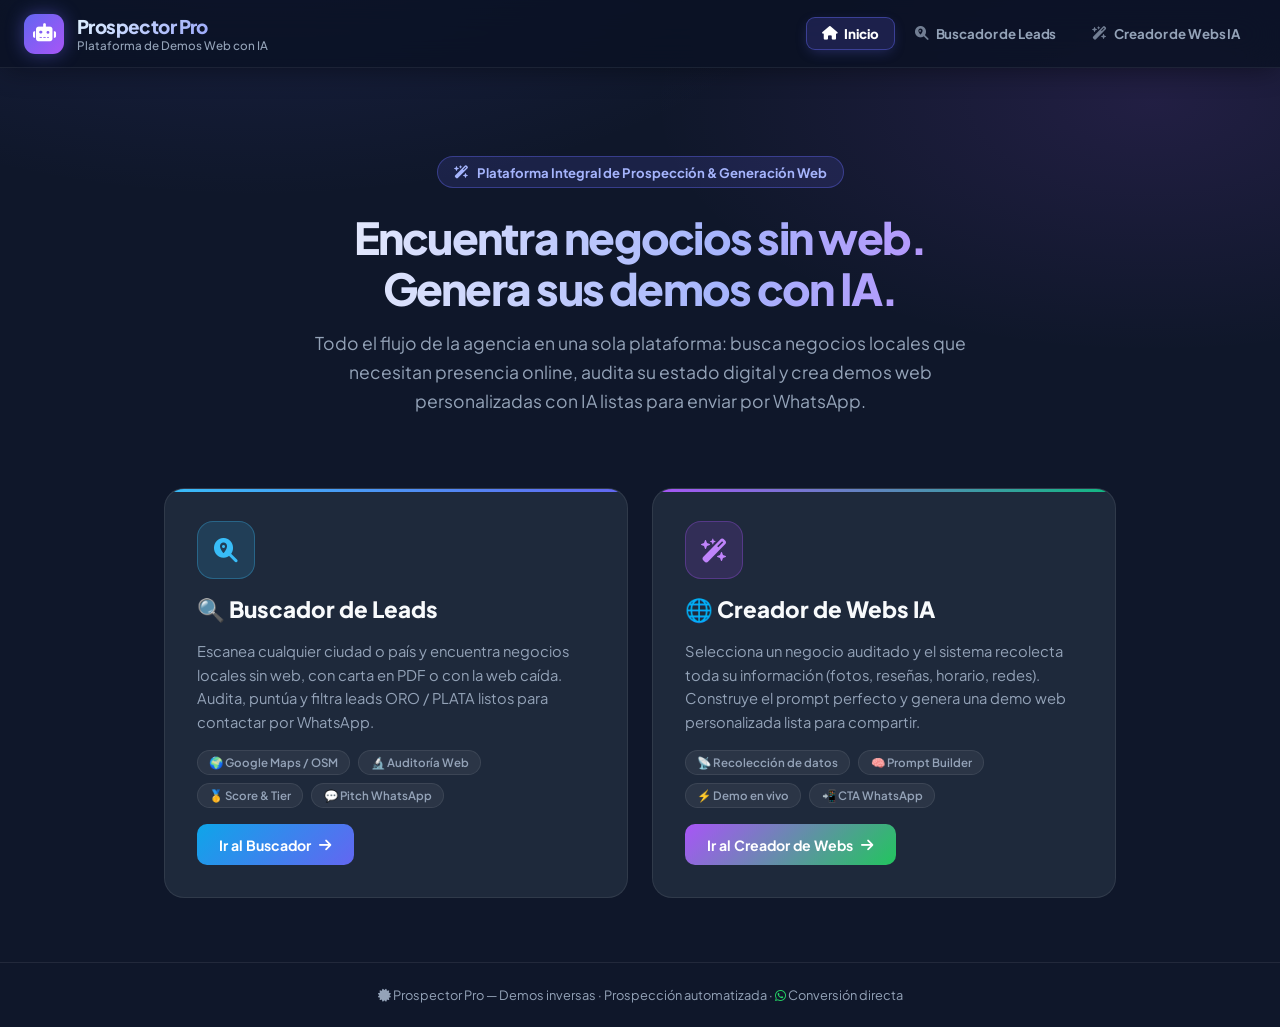
<file: public/home.html>
<!DOCTYPE html>
<html lang="es">
<head>
  <meta charset="UTF-8">
  <meta name="viewport" content="width=device-width, initial-scale=1.0">
  <title>Prospector Pro — Plataforma de Demos Web con IA</title>

  <link rel="preconnect" href="https://fonts.googleapis.com">
  <link rel="preconnect" href="https://fonts.gstatic.com" crossorigin>
  <link href="https://fonts.googleapis.com/css2?family=Plus+Jakarta+Sans:wght@400;500;600;700;800&display=swap" rel="stylesheet">
  <link rel="stylesheet" href="https://cdnjs.cloudflare.com/ajax/libs/font-awesome/6.4.0/css/all.min.css">
  <link rel="stylesheet" href="styles.css">
</head>
<body class="home-body">

  <!-- UNIFIED TOP NAVIGATION HEADER -->
  <header class="main-header">
    <a href="/home" class="brand-title">
      <div class="brand-logo-icon"><i class="fa-solid fa-robot"></i></div>
      <div>
        <h1>Prospector Pro</h1>
        <div class="brand-subtitle">Plataforma de Demos Web con IA</div>
      </div>
    </a>

    <nav class="nav-tabs">
      <a href="/home" class="nav-tab active">
        <i class="fa-solid fa-house"></i> Inicio
      </a>
      <a href="/buscador" class="nav-tab">
        <i class="fa-solid fa-magnifying-glass-location"></i> Buscador de Leads
      </a>
      <a href="/creador" class="nav-tab">
        <i class="fa-solid fa-wand-magic-sparkles"></i> Creador de Webs IA
      </a>
    </nav>
  </header>

  <div class="container">


    <!-- Hero -->
    <section class="hero">
      <div class="hero-badge">
        <i class="fa-solid fa-wand-magic-sparkles"></i>
        Plataforma Integral de Prospección & Generación Web
      </div>
      <h2>Encuentra negocios sin web.<br>Genera sus demos con IA.</h2>
      <p>
        Todo el flujo de la agencia en una sola plataforma: busca negocios locales
        que necesitan presencia online, audita su estado digital y crea demos web
        personalizadas con IA listas para enviar por WhatsApp.
      </p>
    </section>

    <!-- Navigation Cards -->
    <section class="nav-cards">

      <!-- Buscador -->
      <a href="/buscador" class="nav-card search">
        <div class="card-icon search"><i class="fa-solid fa-magnifying-glass-location"></i></div>
        <h3>🔍 Buscador de Leads</h3>
        <p>
          Escanea cualquier ciudad o país y encuentra negocios locales sin web,
          con carta en PDF o con la web caída. Audita, puntúa y filtra leads
          ORO / PLATA listos para contactar por WhatsApp.
        </p>
        <div class="card-tags">
          <span class="tag">🌍 Google Maps / OSM</span>
          <span class="tag">🔬 Auditoría Web</span>
          <span class="tag">🥇 Score & Tier</span>
          <span class="tag">💬 Pitch WhatsApp</span>
        </div>
        <span class="card-cta search">
          Ir al Buscador <i class="fa-solid fa-arrow-right"></i>
        </span>
      </a>

      <!-- Creador de Webs -->
      <a href="/creador" class="nav-card creator">
        <div class="card-icon creator"><i class="fa-solid fa-wand-magic-sparkles"></i></div>
        <h3>🌐 Creador de Webs IA</h3>
        <p>
          Selecciona un negocio auditado y el sistema recolecta toda su información
          (fotos, reseñas, horario, redes). Construye el prompt perfecto y genera
          una demo web personalizada lista para compartir.
        </p>
        <div class="card-tags">
          <span class="tag">📡 Recolección de datos</span>
          <span class="tag">🧠 Prompt Builder</span>
          <span class="tag">⚡ Demo en vivo</span>
          <span class="tag">📲 CTA WhatsApp</span>
        </div>
        <span class="card-cta creator">
          Ir al Creador de Webs <i class="fa-solid fa-arrow-right"></i>
        </span>
      </a>

    </section>

  </div>

  <footer class="site-footer">
    <p><i class="fa-solid fa-certificate"></i> Prospector Pro — Demos inversas · Prospección automatizada · <i class="fa-brands fa-whatsapp" style="color:#25d366;"></i> Conversión directa</p>
  </footer>

</body>
</html>
</file>
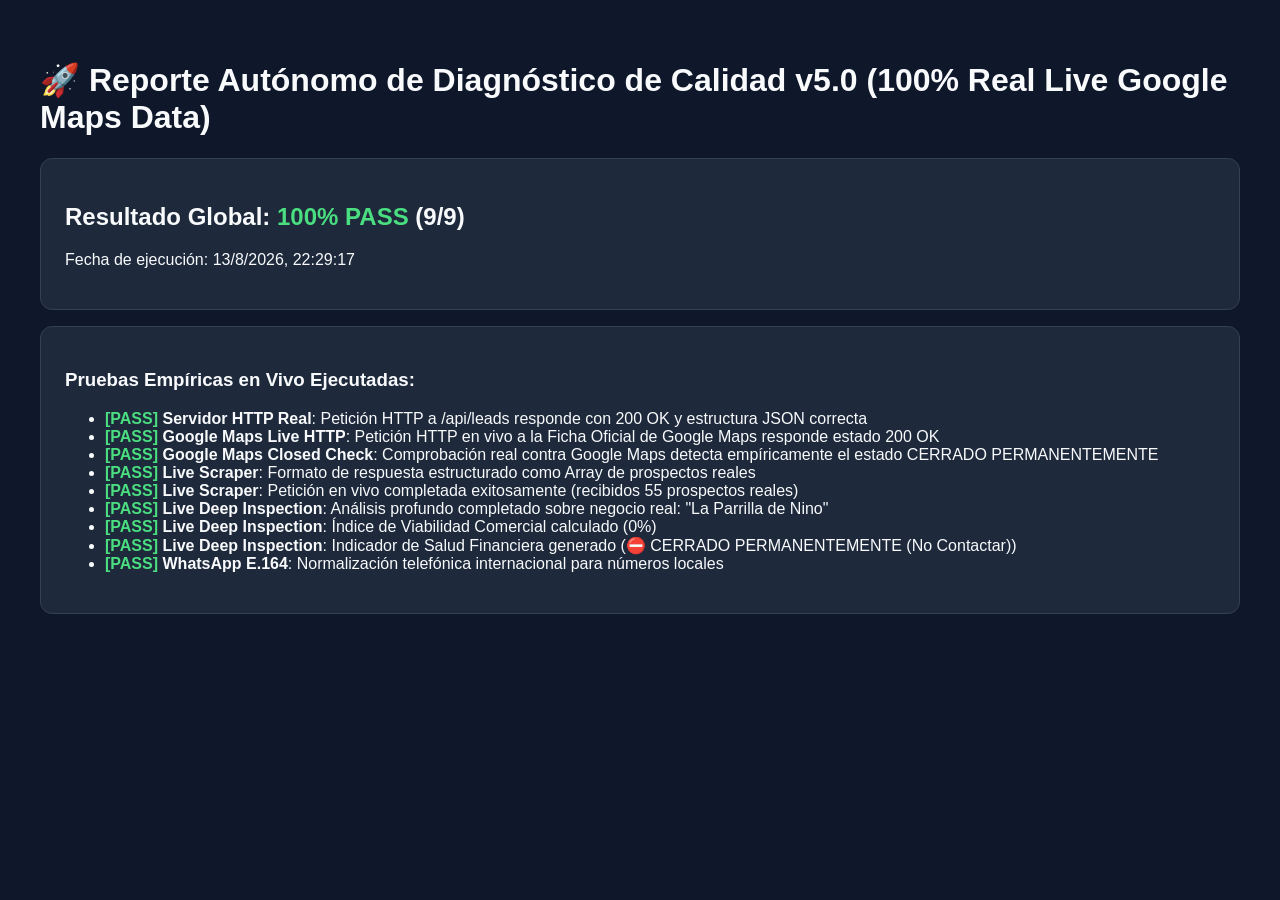
<file: tests/reports/diagnostic_dashboard.html>
<!DOCTYPE html>
    <html lang="es">
    <head>
      <meta charset="UTF-8">
      <title>Reporte de Diagnóstico de Calidad v5.0 (Regla de Oro 8)</title>
      <style>
        body { font-family: sans-serif; background: #0f172a; color: #f8fafc; padding: 2rem; }
        .card { background: #1e293b; padding: 1.5rem; border-radius: 12px; border: 1px solid #334155; margin-bottom: 1rem; }
        .pass { color: #4ade80; font-weight: bold; }
        .fail { color: #f87171; font-weight: bold; }
      </style>
    </head>
    <body>
      <h1>🚀 Reporte Autónomo de Diagnóstico de Calidad v5.0 (100% Real Live Google Maps Data)</h1>
      <div class="card">
        <h2>Resultado Global: <span class="pass">100% PASS</span> (9/9)</h2>
        <p>Fecha de ejecución: 13/8/2026, 22:29:17</p>
      </div>
      <div class="card">
        <h3>Pruebas Empíricas en Vivo Ejecutadas:</h3>
        <ul>
          <li><span class="pass">[PASS]</span> <b>Servidor HTTP Real</b>: Petición HTTP a /api/leads responde con 200 OK y estructura JSON correcta</li><li><span class="pass">[PASS]</span> <b>Google Maps Live HTTP</b>: Petición HTTP en vivo a la Ficha Oficial de Google Maps responde estado 200 OK</li><li><span class="pass">[PASS]</span> <b>Google Maps Closed Check</b>: Comprobación real contra Google Maps detecta empíricamente el estado CERRADO PERMANENTEMENTE</li><li><span class="pass">[PASS]</span> <b>Live Scraper</b>: Formato de respuesta estructurado como Array de prospectos reales</li><li><span class="pass">[PASS]</span> <b>Live Scraper</b>: Petición en vivo completada exitosamente (recibidos 55 prospectos reales)</li><li><span class="pass">[PASS]</span> <b>Live Deep Inspection</b>: Análisis profundo completado sobre negocio real: "La Parrilla de Nino"</li><li><span class="pass">[PASS]</span> <b>Live Deep Inspection</b>: Índice de Viabilidad Comercial calculado (0%)</li><li><span class="pass">[PASS]</span> <b>Live Deep Inspection</b>: Indicador de Salud Financiera generado (⛔ CERRADO PERMANENTEMENTE (No Contactar))</li><li><span class="pass">[PASS]</span> <b>WhatsApp E.164</b>: Normalización telefónica internacional para números locales</li>
        </ul>
      </div>
    </body>
    </html>
</file>
<file: public/styles.css>
:root {
  --bg-primary: #0f172a;
  --bg-card: #1e293b;
  --bg-card-hover: #334155;
  --text-main: #f8fafc;
  --text-muted: #94a3b8;
  --primary: #38bdf8;
  --primary-glow: rgba(56, 189, 248, 0.25);
  --success: #10b981;
  --warning: #f59e0b;
  --danger: #ef4444;
  --border: rgba(255, 255, 255, 0.08);
}

* {
  box-sizing: border-box;
  margin: 0;
  padding: 0;
}

body {
  font-family: 'Plus Jakarta Sans', -apple-system, BlinkMacSystemFont, sans-serif;
  background-color: var(--bg-primary);
  color: var(--text-main);
  min-height: 100vh;
  padding-top: 0;
}

.container {
  max-width: 1400px;
  margin: 0 auto;
}

/* ============================================================
   UNIFIED NAVBAR — Sticky Frosted-Glass (All Pages)
   ============================================================ */
.main-header {
  position: sticky;
  top: 0;
  z-index: 100;
  display: flex;
  justify-content: space-between;
  align-items: center;
  padding: 0.85rem 1.5rem;
  margin-bottom: 2rem;
  background: rgba(10, 18, 36, 0.82);
  backdrop-filter: blur(18px);
  -webkit-backdrop-filter: blur(18px);
  border-bottom: 1px solid rgba(255, 255, 255, 0.07);
  box-shadow: 0 4px 28px -4px rgba(0, 0, 0, 0.45);
  gap: 1rem;
}

/* Brand */
.brand-title {
  display: flex;
  align-items: center;
  gap: 0.8rem;
  text-decoration: none;
  color: var(--text-main);
  flex-shrink: 0;
}

.brand-logo-icon {
  width: 40px;
  height: 40px;
  border-radius: 11px;
  background: linear-gradient(135deg, #6366f1 0%, #a855f7 100%);
  display: flex;
  align-items: center;
  justify-content: center;
  font-size: 1.15rem;
  color: #ffffff;
  box-shadow: 0 0 18px rgba(99, 102, 241, 0.45);
  transition: transform 0.25s ease, box-shadow 0.25s ease;
}

.brand-title:hover .brand-logo-icon {
  transform: rotate(-8deg) scale(1.08);
  box-shadow: 0 0 28px rgba(168, 85, 247, 0.55);
}

.brand-title h1 {
  font-size: 1.18rem;
  font-weight: 800;
  letter-spacing: -0.03em;
  background: linear-gradient(135deg, #e0f2fe 0%, #818cf8 100%);
  -webkit-background-clip: text;
  -webkit-text-fill-color: transparent;
  background-clip: text;
  white-space: nowrap;
}

.brand-subtitle {
  color: var(--text-muted);
  font-size: 0.73rem;
  font-weight: 500;
  white-space: nowrap;
}

/* Nav Tabs */
.nav-tabs {
  display: flex;
  align-items: center;
  gap: 0.25rem;
}

.nav-tab {
  display: inline-flex;
  align-items: center;
  gap: 0.45rem;
  padding: 0.5rem 1rem;
  border-radius: 9px;
  color: var(--text-muted);
  text-decoration: none;
  font-size: 0.83rem;
  font-weight: 700;
  letter-spacing: -0.01em;
  transition: color 0.18s ease, background 0.18s ease, box-shadow 0.18s ease;
  position: relative;
  white-space: nowrap;
}

.nav-tab i {
  font-size: 0.85rem;
  opacity: 0.75;
  transition: opacity 0.18s ease, transform 0.18s ease;
}

.nav-tab:hover {
  color: #e2e8f0;
  background: rgba(255, 255, 255, 0.06);
}

.nav-tab:hover i {
  opacity: 1;
  transform: scale(1.15);
}

/* Active states — different accent per section */
.nav-tab.active {
  color: #ffffff;
  font-weight: 800;
}

.nav-tab.active i {
  opacity: 1;
}

/* Home tab active */
a.nav-tab[href='/home'].active,
a.nav-tab[href='/'].active {
  background: rgba(99, 102, 241, 0.18);
  box-shadow: 0 0 0 1px rgba(99, 102, 241, 0.45) inset,
              0 4px 14px -4px rgba(99, 102, 241, 0.35);
}

/* Buscador tab active */
a.nav-tab[href='/buscador'].active {
  background: rgba(56, 189, 248, 0.18);
  box-shadow: 0 0 0 1px rgba(56, 189, 248, 0.45) inset,
              0 4px 14px -4px rgba(56, 189, 248, 0.35);
}

/* Creador tab active */
a.nav-tab[href='/creador'].active {
  background: rgba(168, 85, 247, 0.18);
  box-shadow: 0 0 0 1px rgba(168, 85, 247, 0.45) inset,
              0 4px 14px -4px rgba(168, 85, 247, 0.35);
}

/* Nav extras: export button etc. */
.nav-extras {
  display: flex;
  align-items: center;
  gap: 0.5rem;
  margin-left: 0.75rem;
  padding-left: 0.75rem;
  border-left: 1px solid rgba(255,255,255,0.08);
}

/* Hamburger (mobile) */
.nav-hamburger {
  display: none;
  background: none;
  border: 1px solid var(--border);
  border-radius: 8px;
  color: var(--text-muted);
  padding: 0.45rem 0.65rem;
  font-size: 1rem;
  cursor: pointer;
  transition: all 0.2s ease;
}

.nav-hamburger:hover {
  color: #fff;
  background: rgba(255,255,255,0.06);
}

/* Page content wrapper — accounts for sticky navbar */
.page-content {
  padding: 0 1.5rem 2rem;
}

.container {
  max-width: 1400px;
  margin: 0 auto;
  padding: 0 1rem;
}

/* LIVE SEARCH CARD STYLES */
.live-search-card {
  background: linear-gradient(135deg, rgba(30, 41, 59, 0.9) 0%, rgba(15, 23, 42, 0.9) 100%);
  border: 1px solid rgba(56, 189, 248, 0.3);
  border-radius: 16px;
  padding: 1.5rem;
  margin-bottom: 2rem;
  box-shadow: 0 10px 30px -10px rgba(0, 0, 0, 0.5), 0 0 20px var(--primary-glow);
}

.search-header-title {
  font-size: 1rem;
  font-weight: 700;
  color: #ffffff;
  margin-bottom: 1rem;
  display: flex;
  align-items: center;
  gap: 0.5rem;
}

.search-input-group {
  display: grid;
  grid-template-columns: 2fr 1fr auto;
  gap: 0.75rem;
  align-items: center;
}

.search-main-input {
  background: rgba(15, 23, 42, 0.8) !important;
  border-color: rgba(56, 189, 248, 0.4) !important;
  font-size: 0.95rem !important;
  color: #ffffff !important;
}

.search-main-input:focus {
  border-color: #38bdf8 !important;
  box-shadow: 0 0 12px rgba(56, 189, 248, 0.4) !important;
}

.search-cat-select {
  background: rgba(15, 23, 42, 0.8) !important;
  border-color: rgba(56, 189, 248, 0.4) !important;
}

.search-btn {
  padding: 0.75rem 1.5rem !important;
  font-weight: 700 !important;
  white-space: nowrap;
}

.quick-chips-container {
  display: flex;
  align-items: center;
  gap: 0.5rem;
  flex-wrap: wrap;
  margin-top: 1rem;
}

.chips-label {
  font-size: 0.78rem;
  font-weight: 700;
  color: var(--text-muted);
}

.sector-chip {
  background: rgba(30, 41, 59, 0.8);
  border: 1px solid rgba(255, 255, 255, 0.12);
  color: #cbd5e1;
  padding: 0.35rem 0.75rem;
  border-radius: 20px;
  font-size: 0.78rem;
  font-weight: 600;
  cursor: pointer;
  transition: all 0.2s ease;
  display: inline-flex;
  align-items: center;
  gap: 0.35rem;
}

.sector-chip:hover {
  background: rgba(56, 189, 248, 0.2);
  border-color: #38bdf8;
  color: #ffffff;
  transform: translateY(-1px);
}

/* TERMINAL CARD & REAL-TIME PROGRESS BAR STYLES */
.terminal-bar {
  background: rgba(15, 23, 42, 0.95);
  padding: 0.75rem 1rem;
  border-top-left-radius: 10px;
  border-top-right-radius: 10px;
  border: 1px solid rgba(56, 189, 248, 0.3);
  border-bottom: none;
  display: flex;
  justify-content: space-between;
  align-items: center;
  flex-wrap: wrap;
  gap: 0.5rem;
}

.progress-track {
  width: 100%;
  height: 6px;
  background: rgba(255, 255, 255, 0.1);
  overflow: hidden;
  border-left: 1px solid rgba(56, 189, 248, 0.3);
  border-right: 1px solid rgba(56, 189, 248, 0.3);
}

.progress-bar-fill {
  height: 100%;
  width: 0%;
  background: linear-gradient(90deg, #38bdf8 0%, #a855f7 50%, #4ade80 100%);
  transition: width 0.2s ease-out;
}

.terminal-timer-chip {
  background: rgba(56, 189, 248, 0.15);
  border: 1px solid rgba(56, 189, 248, 0.35);
  color: #38bdf8;
  font-family: 'Fira Code', monospace;
  font-size: 0.75rem;
  font-weight: 700;
  padding: 0.2rem 0.6rem;
  border-radius: 6px;
}

.terminal-percent-chip {
  background: rgba(168, 85, 247, 0.15);
  border: 1px solid rgba(168, 85, 247, 0.35);
  color: #c084fc;
  font-family: 'Fira Code', monospace;
  font-size: 0.75rem;
  font-weight: 700;
  padding: 0.2rem 0.6rem;
  border-radius: 6px;
}

.btn-terminal-cancel {
  background: #ef4444 !important;
  color: #ffffff !important;
  border: none !important;
  font-size: 0.75rem !important;
  font-weight: 700 !important;
  padding: 0.25rem 0.65rem !important;
  border-radius: 6px !important;
  cursor: pointer;
  display: inline-flex;
  align-items: center;
  gap: 0.35rem;
  transition: all 0.2s ease;
}

.btn-terminal-cancel:hover {
  background: #dc2626 !important;
  transform: scale(1.05);
}

.terminal-logs {
  background: #090d16;
  border: 1px solid rgba(56, 189, 248, 0.2);
  border-bottom-left-radius: 10px;
  border-bottom-right-radius: 10px;
  padding: 1rem;
  font-family: 'Fira Code', monospace;
  font-size: 0.82rem;
  color: #38bdf8;
  max-height: 200px;
  overflow-y: auto;
  line-height: 1.5;
}

/* DIRECT GOOGLE MAPS BUTTON STYLES IN TABLE */
.btn-maps-direct {
  display: inline-flex;
  align-items: center;
  justify-content: center;
  width: 32px;
  height: 32px;
  border-radius: 8px;
  background: rgba(239, 68, 68, 0.15);
  border: 1px solid rgba(239, 68, 68, 0.35);
  color: #ef4444;
  text-decoration: none;
  transition: all 0.2s ease;
  margin-left: 0.4rem;
  vertical-align: middle;
}

.btn-maps-direct:hover {
  background: rgba(239, 68, 68, 0.3);
  border-color: #ef4444;
  transform: scale(1.1);
  box-shadow: 0 0 10px rgba(239, 68, 68, 0.4);
}

/* STATS GRID */
.stats-grid {
  display: grid;
  grid-template-columns: repeat(auto-fit, minmax(240px, 1fr));
  gap: 1.25rem;
  margin-bottom: 2rem;
}

.stat-card {
  background: var(--bg-card);
  border: 1px solid var(--border);
  border-radius: 12px;
  padding: 1.25rem;
  display: flex;
  align-items: center;
  gap: 1rem;
  box-shadow: 0 4px 6px -1px rgba(0, 0, 0, 0.1);
  transition: transform 0.2s ease, border-color 0.2s ease;
}

.stat-card:hover {
  transform: translateY(-2px);
  border-color: rgba(255, 255, 255, 0.2);
}

.stat-icon {
  width: 48px;
  height: 48px;
  border-radius: 10px;
  display: flex;
  align-items: center;
  justify-content: center;
  font-size: 1.25rem;
}

.icon-oro { background: rgba(234, 179, 8, 0.15); color: #fde047; }
.icon-plata { background: rgba(148, 163, 184, 0.15); color: #cbd5e1; }
.icon-noweb { background: rgba(239, 68, 68, 0.15); color: #fca5a5; }
.icon-wa { background: rgba(16, 185, 129, 0.15); color: #6ee7b7; }

.stat-val {
  font-size: 1.5rem;
  font-weight: 800;
  color: var(--text-main);
  line-height: 1;
}

.stat-lbl {
  font-size: 0.8rem;
  color: var(--text-muted);
  margin-top: 0.25rem;
}

/* CONTROLS PANEL */
.controls-panel {
  background: var(--bg-card);
  border: 1px solid var(--border);
  border-radius: 12px;
  padding: 1rem 1.25rem;
  margin-bottom: 1.5rem;
}

.search-row {
  display: grid;
  grid-template-columns: 2fr 1fr 1fr 1fr;
  gap: 1rem;
}

.input-field, .select-field {
  background: rgba(15, 23, 42, 0.6);
  border: 1px solid var(--border);
  color: var(--text-main);
  padding: 0.6rem 0.9rem;
  border-radius: 8px;
  font-size: 0.875rem;
  outline: none;
  transition: all 0.2s ease;
}

.input-field:focus, .select-field:focus {
  border-color: var(--primary);
  box-shadow: 0 0 0 2px var(--primary-glow);
}

.select-field option {
  background: var(--bg-card);
  color: var(--text-main);
}

/* BUTTONS */
.btn {
  display: inline-flex;
  align-items: center;
  gap: 0.5rem;
  padding: 0.6rem 1.1rem;
  border-radius: 8px;
  font-size: 0.875rem;
  font-weight: 600;
  cursor: pointer;
  border: none;
  transition: all 0.2s ease;
  text-decoration: none;
}

.btn-primary { background: var(--primary); color: #090d16; }
.btn-primary:hover { background: #7dd3fc; box-shadow: 0 0 12px var(--primary-glow); }

.btn-success { background: var(--success); color: #ffffff; }
.btn-success:hover { background: #34d399; }

.btn-secondary { background: rgba(255, 255, 255, 0.08); color: var(--text-main); }
.btn-secondary:hover { background: rgba(255, 255, 255, 0.15); }

/* TABLE STYLES */
.table-card {
  background: var(--bg-card);
  border: 1px solid var(--border);
  border-radius: 12px;
  overflow: hidden;
  box-shadow: 0 10px 15px -3px rgba(0, 0, 0, 0.3);
}

.table-responsive {
  width: 100%;
  overflow-x: auto;
}

table {
  width: 100%;
  border-collapse: collapse;
  text-align: left;
  font-size: 0.875rem;
}

th {
  background: rgba(15, 23, 42, 0.8);
  color: var(--text-muted);
  font-weight: 700;
  padding: 1rem;
  border-bottom: 1px solid var(--border);
  text-transform: uppercase;
  font-size: 0.75rem;
  letter-spacing: 0.05em;
}

td {
  padding: 1rem;
  border-bottom: 1px solid var(--border);
  vertical-align: middle;
}

tr:hover {
  background: var(--bg-card-hover);
}

.biz-name {
  font-weight: 700;
  font-size: 0.95rem;
  color: #ffffff;
}

/* BADGES */
.lead-badge {
  display: inline-flex;
  align-items: center;
  gap: 0.35rem;
  padding: 0.3rem 0.65rem;
  border-radius: 6px;
  font-weight: 700;
  font-size: 0.78rem;
}

.badge-oro { background: rgba(234, 179, 8, 0.2); color: #fde047; border: 1px solid rgba(234, 179, 8, 0.4); }
.badge-plata { background: rgba(148, 163, 184, 0.2); color: #e2e8f0; border: 1px solid rgba(148, 163, 184, 0.4); }
.badge-bronce { background: rgba(245, 158, 11, 0.15); color: #fbbf24; border: 1px solid rgba(245, 158, 11, 0.3); }

.audit-badge {
  display: inline-flex;
  align-items: center;
  gap: 0.35rem;
  padding: 0.25rem 0.55rem;
  border-radius: 6px;
  font-size: 0.75rem;
  font-weight: 600;
}

.audit-noweb { background: rgba(239, 68, 68, 0.2); color: #fca5a5; border: 1px solid rgba(239, 68, 68, 0.4); }
.audit-pdf { background: rgba(168, 85, 247, 0.2); color: #c084fc; border: 1px solid rgba(168, 85, 247, 0.4); }
.audit-down { background: rgba(249, 115, 22, 0.2); color: #fdba74; border: 1px solid rgba(249, 115, 22, 0.4); }
.audit-nossl { background: rgba(234, 179, 8, 0.2); color: #fde047; border: 1px solid rgba(234, 179, 8, 0.4); }

.btn-wa {
  background: #10b981;
  color: #ffffff;
  padding: 0.3rem 0.6rem;
  border-radius: 6px;
  text-decoration: none;
  font-size: 0.75rem;
  font-weight: 700;
  display: inline-flex;
  align-items: center;
  gap: 0.35rem;
  transition: all 0.2s ease;
}

.btn-wa:hover {
  background: #059669;
  transform: translateY(-1px);
}

.btn-verify {
  background: rgba(56, 189, 248, 0.15);
  color: #38bdf8;
  border: 1px solid rgba(56, 189, 248, 0.3);
  padding: 0.3rem 0.6rem;
  border-radius: 6px;
  font-size: 0.75rem;
  font-weight: 700;
  cursor: pointer;
  display: inline-flex;
  align-items: center;
  gap: 0.3rem;
  transition: all 0.2s ease;
}

.btn-verify:hover {
  background: rgba(56, 189, 248, 0.3);
}

.btn-demo {
  background: linear-gradient(135deg, #a855f7 0%, #6366f1 100%);
  color: #ffffff;
  border: none;
  padding: 0.3rem 0.6rem;
  border-radius: 6px;
  font-size: 0.75rem;
  font-weight: 700;
  cursor: pointer;
  display: inline-flex;
  align-items: center;
  gap: 0.3rem;
  transition: all 0.2s ease;
}

.btn-demo:hover {
  box-shadow: 0 0 10px rgba(168, 85, 247, 0.5);
  transform: translateY(-1px);
}

/* MODAL STYLES */
.modal-overlay {
  position: fixed;
  top: 0;
  left: 0;
  width: 100vw;
  height: 100vh;
  background: rgba(15, 23, 42, 0.85);
  backdrop-filter: blur(8px);
  display: flex;
  align-items: center;
  justify-content: center;
  z-index: 999;
}

.modal-card {
  background: var(--bg-card);
  border: 1px solid var(--border);
  border-radius: 16px;
  width: 90%;
  max-width: 650px;
  max-height: 90vh;
  overflow-y: auto;
  box-shadow: 0 25px 50px -12px rgba(0, 0, 0, 0.7);
  padding: 1.75rem;
}

.modal-header {
  display: flex;
  justify-content: space-between;
  align-items: flex-start;
  margin-bottom: 1rem;
}

.modal-title {
  font-size: 1.25rem;
  font-weight: 800;
  color: #ffffff;
}

.modal-close-btn {
  background: transparent;
  border: none;
  color: var(--text-muted);
  font-size: 1.5rem;
  cursor: pointer;
  line-height: 1;
}

.modal-close-btn:hover { color: #ffffff; }

.verify-action-box {
  background: rgba(15, 23, 42, 0.6);
  border: 1px solid var(--border);
  border-radius: 10px;
  padding: 1rem;
}

.action-box-title {
  font-weight: 700;
  font-size: 0.88rem;
  display: flex;
  align-items: center;
  gap: 0.5rem;
}

@media (max-width: 900px) {
  .search-row {
    grid-template-columns: 1fr;
  }
  .search-input-group {
    grid-template-columns: 1fr;
  }
}

/* Navbar responsive */
@media (max-width: 768px) {
  .main-header {
    padding: 0.7rem 1rem;
    flex-wrap: wrap;
    gap: 0.65rem;
  }
  .brand-subtitle { display: none; }
  .nav-tabs {
    width: 100%;
    justify-content: flex-start;
    gap: 0.2rem;
    overflow-x: auto;
    -webkit-overflow-scrolling: touch;
    scrollbar-width: none;
  }
  .nav-tabs::-webkit-scrollbar { display: none; }
  .nav-tab {
    font-size: 0.78rem;
    padding: 0.4rem 0.75rem;
    flex-shrink: 0;
  }
  .nav-extras {
    margin-left: 0;
    padding-left: 0;
    border-left: none;
  }
}

@media (max-width: 480px) {
  .nav-tab span,
  .nav-tab { font-size: 0.75rem; }
}

/* ============================================================
   PAGE: HOME — Hero, Nav Cards, Footer
   ============================================================ */
.home-body {
  background:
    radial-gradient(1200px 600px at 20% -10%, rgba(99, 102, 241, 0.15) 0%, transparent 50%),
    radial-gradient(1000px 500px at 90% 10%, rgba(168, 85, 247, 0.12) 0%, transparent 50%),
    var(--bg-primary);
  min-height: 100vh;
  display: flex;
  flex-direction: column;
}

.hero {
  text-align: center;
  padding: 3.5rem 1.5rem 2.5rem;
  max-width: 900px;
  margin: 0 auto;
}

.hero-badge {
  display: inline-flex;
  align-items: center;
  gap: 0.5rem;
  background: rgba(99, 102, 241, 0.15);
  border: 1px solid rgba(99, 102, 241, 0.4);
  color: #a5b4fc;
  font-size: 0.82rem;
  font-weight: 700;
  padding: 0.4rem 1rem;
  border-radius: 20px;
  margin-bottom: 1.5rem;
}

.hero h2 {
  font-size: 2.75rem;
  font-weight: 800;
  letter-spacing: -0.04em;
  line-height: 1.15;
  margin-bottom: 1rem;
  background: linear-gradient(90deg, #f8fafc 0%, #a5b4fc 60%, #c084fc 100%);
  -webkit-background-clip: text;
  -webkit-text-fill-color: transparent;
  background-clip: text;
}

.hero p {
  font-size: 1.1rem;
  color: var(--text-muted);
  max-width: 680px;
  margin: 0 auto;
  line-height: 1.65;
}

.nav-cards {
  display: grid;
  grid-template-columns: repeat(auto-fit, minmax(320px, 1fr));
  gap: 1.5rem;
  max-width: 1000px;
  margin: 2rem auto 4rem;
  padding: 0 1.5rem;
  width: 100%;
}

.nav-card {
  background: var(--bg-card);
  border: 1px solid var(--border);
  border-radius: 20px;
  padding: 2rem;
  text-decoration: none;
  color: var(--text-main);
  transition: all 0.25s ease;
  position: relative;
  overflow: hidden;
  display: flex;
  flex-direction: column;
  gap: 1rem;
}

.nav-card:hover {
  transform: translateY(-5px);
  border-color: rgba(99, 102, 241, 0.5);
  background: var(--bg-card-hover);
  box-shadow: 0 20px 45px -15px rgba(0, 0, 0, 0.5);
}

.nav-card::before {
  content: '';
  position: absolute;
  top: 0; left: 0; right: 0;
  height: 3px;
  border-radius: 3px 3px 0 0;
}

.nav-card.search::before { background: linear-gradient(90deg, #38bdf8, #6366f1); }
.nav-card.creator::before { background: linear-gradient(90deg, #a855f7, #10b981); }

.card-icon {
  width: 58px;
  height: 58px;
  border-radius: 16px;
  display: flex;
  align-items: center;
  justify-content: center;
  font-size: 1.5rem;
}

.card-icon.search { background: rgba(56, 189, 248, 0.15); color: #38bdf8; border: 1px solid rgba(56, 189, 248, 0.3); }
.card-icon.creator { background: rgba(168, 85, 247, 0.15); color: #c084fc; border: 1px solid rgba(168, 85, 247, 0.3); }

.nav-card h3 { font-size: 1.4rem; font-weight: 800; }

.nav-card p {
  color: var(--text-muted);
  font-size: 0.92rem;
  line-height: 1.6;
  flex: 1;
}

.card-tags {
  display: flex;
  gap: 0.5rem;
  flex-wrap: wrap;
}

.tag {
  font-size: 0.72rem;
  font-weight: 600;
  padding: 0.25rem 0.7rem;
  border-radius: 14px;
  background: rgba(255, 255, 255, 0.06);
  color: var(--text-muted);
  border: 1px solid var(--border);
}

.card-cta {
  display: inline-flex;
  align-items: center;
  gap: 0.5rem;
  font-size: 0.88rem;
  font-weight: 700;
  color: #ffffff;
  padding: 0.7rem 1.4rem;
  border-radius: 10px;
  text-decoration: none;
  transition: all 0.2s ease;
  align-self: flex-start;
}

.card-cta.search { background: linear-gradient(135deg, #0ea5e9 0%, #6366f1 100%); }
.card-cta.creator { background: linear-gradient(135deg, #a855f7 0%, #22c55e 100%); }
.card-cta:hover { transform: translateY(-2px); filter: brightness(1.1); }

.site-footer {
  margin-top: auto;
  padding: 1.5rem 2rem;
  border-top: 1px solid var(--border);
  text-align: center;
  color: var(--text-muted);
  font-size: 0.8rem;
}

/* ============================================================
   PAGE: CREADOR — Layout, Panels, Lead List, Info Tabs, etc.
   ============================================================ */

/* Layout */
.creador-layout {
  display: grid;
  grid-template-columns: 320px 1fr;
  gap: 1.5rem;
  margin-top: 1.5rem;
}

@media (max-width: 850px) {
  .creador-layout { grid-template-columns: 1fr; }
}

.panel {
  background: var(--bg-card);
  border: 1px solid var(--border);
  border-radius: 16px;
  padding: 1.25rem;
}

.panel-title {
  font-size: 1rem;
  font-weight: 700;
  margin-bottom: 1rem;
  display: flex;
  align-items: center;
  gap: 0.5rem;
  color: #ffffff;
}

/* Lead list */
.lead-list {
  display: flex;
  flex-direction: column;
  gap: 0.5rem;
  max-height: 600px;
  overflow-y: auto;
}

.lead-item {
  padding: 0.85rem 1rem;
  border-radius: 12px;
  background: rgba(15, 23, 42, 0.6);
  border: 1px solid var(--border);
  cursor: pointer;
  transition: all 0.2s ease;
}

.lead-item:hover {
  background: rgba(255, 255, 255, 0.05);
  border-color: rgba(168, 85, 247, 0.3);
}

.lead-item.selected {
  border-color: #a855f7;
  background: rgba(168, 85, 247, 0.12);
  box-shadow: 0 0 15px rgba(168, 85, 247, 0.2);
}

.lead-item .lead-name {
  font-weight: 700;
  font-size: 0.9rem;
  color: #ffffff;
  display: flex;
  justify-content: space-between;
  align-items: center;
}

.lead-item .lead-cat {
  font-size: 0.75rem;
  color: var(--text-muted);
  margin-top: 0.2rem;
}

/* Result panel */
.result-panel {
  display: flex;
  flex-direction: column;
  gap: 1.25rem;
}

.actions {
  display: flex;
  gap: 0.75rem;
  flex-wrap: wrap;
}

.btn-prompt {
  background: linear-gradient(135deg, #0ea5e9 0%, #6366f1 100%);
  color: #ffffff;
}

.btn-generate {
  background: linear-gradient(135deg, #a855f7 0%, #22c55e 100%);
  color: #ffffff;
}

.btn:disabled {
  opacity: 0.4;
  cursor: not-allowed;
  filter: grayscale(0.8);
}

/* Prompt box */
.prompt-box {
  background: #090d16;
  border: 1px solid rgba(99, 102, 241, 0.3);
  border-radius: 12px;
  padding: 1rem;
  font-family: 'Fira Code', monospace;
  font-size: 0.8rem;
  color: #cbd5e1;
  max-height: 350px;
  overflow-y: auto;
  white-space: pre-wrap;
  line-height: 1.5;
  display: none;
}

/* Data chips */
.data-summary {
  display: flex;
  flex-wrap: wrap;
  gap: 0.5rem;
  margin-top: 0.5rem;
}

.data-chip {
  display: inline-flex;
  align-items: center;
  gap: 0.4rem;
  font-size: 0.75rem;
  padding: 0.35rem 0.75rem;
  border-radius: 10px;
  background: rgba(99, 102, 241, 0.12);
  color: #a5b4fc;
  border: 1px solid rgba(99, 102, 241, 0.25);
}

/* Demo result */
.demo-result {
  background: rgba(15, 23, 42, 0.8);
  border: 1px solid rgba(168, 85, 247, 0.3);
  border-radius: 14px;
  padding: 1.4rem;
  display: none;
}

.demo-result .demo-url {
  font-family: 'Fira Code', monospace;
  font-size: 0.9rem;
  color: var(--primary);
  word-break: break-all;
  background: rgba(56, 189, 248, 0.08);
  border: 1px solid rgba(56, 189, 248, 0.2);
  padding: 0.8rem 1rem;
  border-radius: 10px;
  margin: 0.75rem 0;
}

.demo-buttons {
  display: flex;
  gap: 0.75rem;
  flex-wrap: wrap;
}

.demo-buttons .btn {
  width: auto;
  flex: 1;
  min-width: 160px;
}

.btn-demo-live {
  background: linear-gradient(135deg, #6366f1 0%, #a855f7 100%);
  color: #ffffff;
}

.btn-demo-wa {
  background: #25d366;
  color: #ffffff;
}

.success-msg {
  color: var(--success);
  font-weight: 700;
  display: flex;
  align-items: center;
  gap: 0.5rem;
  font-size: 0.9rem;
}

/* Loading spinner */
.loading {
  display: flex;
  align-items: center;
  gap: 0.6rem;
  color: var(--warning);
  font-weight: 600;
  font-size: 0.85rem;
}

.spinner { animation: spin 1s linear infinite; }

@keyframes spin { to { transform: rotate(360deg); } }

/* Business info tabs */
.info-tabs {
  display: flex;
  gap: 0.35rem;
  flex-wrap: wrap;
  border-bottom: 1px solid var(--border);
  margin-bottom: 1rem;
  padding-bottom: 0.6rem;
}

.info-tab-btn {
  display: inline-flex;
  align-items: center;
  gap: 0.4rem;
  background: transparent;
  border: 1px solid var(--border);
  color: var(--text-muted);
  padding: 0.45rem 0.8rem;
  border-radius: 9px;
  font-size: 0.78rem;
  font-weight: 700;
  cursor: pointer;
  transition: all 0.2s ease;
  font-family: inherit;
}

.info-tab-btn:hover {
  color: #ffffff;
  border-color: rgba(168, 85, 247, 0.4);
  background: rgba(168, 85, 247, 0.08);
}

.info-tab-btn.active {
  color: #ffffff;
  background: linear-gradient(135deg, rgba(99, 102, 241, 0.3), rgba(168, 85, 247, 0.3));
  border-color: #a855f7;
}

.info-panel { display: none; font-size: 0.87rem; color: #cbd5e1; line-height: 1.6; }
.info-panel.active { display: block; }

.info-grid {
  display: grid;
  grid-template-columns: repeat(auto-fit, minmax(180px, 1fr));
  gap: 0.75rem;
}

.info-item {
  background: rgba(15, 23, 42, 0.7);
  border: 1px solid var(--border);
  border-radius: 10px;
  padding: 0.65rem 0.85rem;
}

.info-item-label {
  font-size: 0.68rem;
  font-weight: 800;
  color: var(--text-muted);
  text-transform: uppercase;
  letter-spacing: 0.03em;
  margin-bottom: 0.15rem;
  display: flex;
  align-items: center;
  gap: 0.35rem;
}

.info-item-value {
  font-size: 0.85rem;
  font-weight: 600;
  color: #e2e8f0;
  word-break: break-word;
}

.info-item-value a { color: var(--primary); text-decoration: none; }
.info-item-value a:hover { text-decoration: underline; }

/* Reviews */
.review-item {
  background: rgba(15, 23, 42, 0.7);
  border: 1px solid var(--border);
  border-left: 3px solid var(--warning);
  border-radius: 10px;
  padding: 0.8rem 1rem;
  margin-bottom: 0.7rem;
}

.review-stars { color: var(--warning); letter-spacing: 2px; font-size: 0.9rem; }
.review-text { font-style: italic; color: #cbd5e1; font-size: 0.85rem; margin-top: 0.3rem; }
.review-meta { font-size: 0.72rem; color: var(--text-muted); margin-top: 0.3rem; font-weight: 600; }

/* Photos grid */
.photos-grid {
  display: grid;
  grid-template-columns: repeat(auto-fill, minmax(130px, 1fr));
  gap: 0.65rem;
}

.photo-thumb {
  width: 100%;
  height: 100px;
  object-fit: cover;
  border-radius: 10px;
  border: 1px solid var(--border);
  cursor: pointer;
  transition: all 0.2s ease;
  background: var(--bg-card);
}

.photo-thumb:hover {
  transform: scale(1.03);
  border-color: #a855f7;
  box-shadow: 0 8px 20px -6px rgba(168, 85, 247, 0.4);
}

/* Lightbox */
.lightbox-overlay {
  position: fixed;
  inset: 0;
  background: rgba(0, 0, 0, 0.9);
  display: none;
  align-items: center;
  justify-content: center;
  z-index: 9999;
  cursor: pointer;
}

.lightbox-overlay.active { display: flex; }

.lightbox-img {
  max-width: 90vw;
  max-height: 85vh;
  border-radius: 12px;
  border: 2px solid rgba(168, 85, 247, 0.5);
  box-shadow: 0 30px 80px rgba(0, 0, 0, 0.8);
}

/* Cache badge */
.cache-badge {
  display: inline-block;
  font-size: 0.66rem;
  font-weight: 800;
  padding: 0.2rem 0.5rem;
  border-radius: 8px;
  background: rgba(74, 222, 128, 0.12);
  color: #4ade80;
  border: 1px solid rgba(74, 222, 128, 0.25);
  margin-left: 0.3rem;
  vertical-align: middle;
}

/* Status chips */
.status-chip {
  display: inline-block;
  font-size: 0.75rem;
  font-weight: 700;
  padding: 0.3rem 0.7rem;
  border-radius: 12px;
  margin-top: 0.25rem;
}

.chip-noweb { background: rgba(239, 68, 68, 0.15); color: #fca5a5; }
.chip-social { background: rgba(168, 85, 247, 0.15); color: #c084fc; }
.chip-pdf { background: rgba(234, 179, 8, 0.15); color: #fde047; }
.chip-down { background: rgba(249, 115, 22, 0.15); color: #fdba74; }
.chip-ok { background: rgba(16, 185, 129, 0.15); color: #6ee7b7; }

/* Info Banner (Creador page) */
.info-banner-creador {
  background: rgba(168, 85, 247, 0.08);
  border: 1px solid rgba(168, 85, 247, 0.3);
  border-radius: 14px;
  padding: 1.1rem 1.4rem;
  font-size: 0.9rem;
  line-height: 1.6;
  color: #cbd5e1;
  margin-bottom: 0;
}

/* Web / Audit Item (Creador info panel) */
.web-item {
  background: rgba(15, 23, 42, 0.7);
  border: 1px solid var(--border);
  border-radius: 10px;
  padding: 0.7rem 0.9rem;
  margin-bottom: 0.6rem;
  font-size: 0.85rem;
}

.web-item b { color: #e2e8f0; }

/* Status color variants */
.status-green {
  background: rgba(74, 222, 128, 0.15);
  color: #4ade80;
  border: 1px solid rgba(74, 222, 128, 0.3);
}

.status-red {
  background: rgba(248, 113, 113, 0.15);
  color: #f87171;
  border: 1px solid rgba(248, 113, 113, 0.3);
}

.status-yellow {
  background: rgba(250, 204, 21, 0.15);
  color: #fde047;
  border: 1px solid rgba(250, 204, 21, 0.3);
}

/* ============================================================
   INTERACTIVE LIVE PREVIEW & DEVICE SWITCHER
   ============================================================ */
.preview-container {
  background: rgba(15, 23, 42, 0.6);
  border: 1px solid var(--border);
  border-radius: 16px;
  overflow: hidden;
  margin-top: 1.5rem;
}

.preview-header {
  background: rgba(30, 41, 59, 0.7);
  border-bottom: 1px solid var(--border);
  padding: 0.75rem 1.25rem;
  display: flex;
  justify-content: space-between;
  align-items: center;
  flex-wrap: wrap;
  gap: 0.75rem;
}

.device-switcher {
  display: flex;
  gap: 0.4rem;
  background: rgba(15, 23, 42, 0.8);
  padding: 0.25rem;
  border-radius: 10px;
  border: 1px solid var(--border);
}

.device-btn {
  background: transparent;
  border: none;
  color: var(--text-muted);
  font-size: 0.8rem;
  font-weight: 600;
  padding: 0.35rem 0.75rem;
  border-radius: 8px;
  cursor: pointer;
  display: inline-flex;
  align-items: center;
  gap: 0.4rem;
  transition: all 0.2s ease;
}

.device-btn:hover {
  color: #f8fafc;
  background: rgba(255, 255, 255, 0.05);
}

.device-btn.active {
  background: rgba(168, 85, 247, 0.25);
  color: #c084fc;
  border: 1px solid rgba(168, 85, 247, 0.4);
}

.iframe-wrapper {
  margin: 1.5rem auto;
  transition: max-width 0.3s ease;
  box-shadow: 0 20px 40px -15px rgba(0, 0, 0, 0.7);
  border-radius: 18px;
  overflow: hidden;
  border: 1px solid rgba(255, 255, 255, 0.12);
  background: #0f172a;
}

.iframe-wrapper.mobile-view {
  max-width: 390px;
  height: 680px;
}

.iframe-wrapper.tablet-view {
  max-width: 768px;
  height: 680px;
}

.iframe-wrapper.desktop-view {
  max-width: 100%;
  height: 720px;
}

.iframe-wrapper iframe {
  width: 100%;
  height: 100%;
  border: none;
  background: #0f172a;
}

/* Toast notification */
.toast-msg {
  position: fixed;
  bottom: 30px;
  right: 30px;
  background: rgba(15, 23, 42, 0.95);
  border: 1px solid rgba(168, 85, 247, 0.5);
  color: #f8fafc;
  padding: 0.85rem 1.4rem;
  border-radius: 12px;
  font-size: 0.9rem;
  font-weight: 600;
  box-shadow: 0 10px 25px rgba(0, 0, 0, 0.5);
  z-index: 10000;
  display: flex;
  align-items: center;
  gap: 0.6rem;
  animation: slideUpFade 0.3s ease;
}

@keyframes slideUpFade {
  from { opacity: 0; transform: translateY(15px); }
  to { opacity: 1; transform: translateY(0); }
}
</file>
